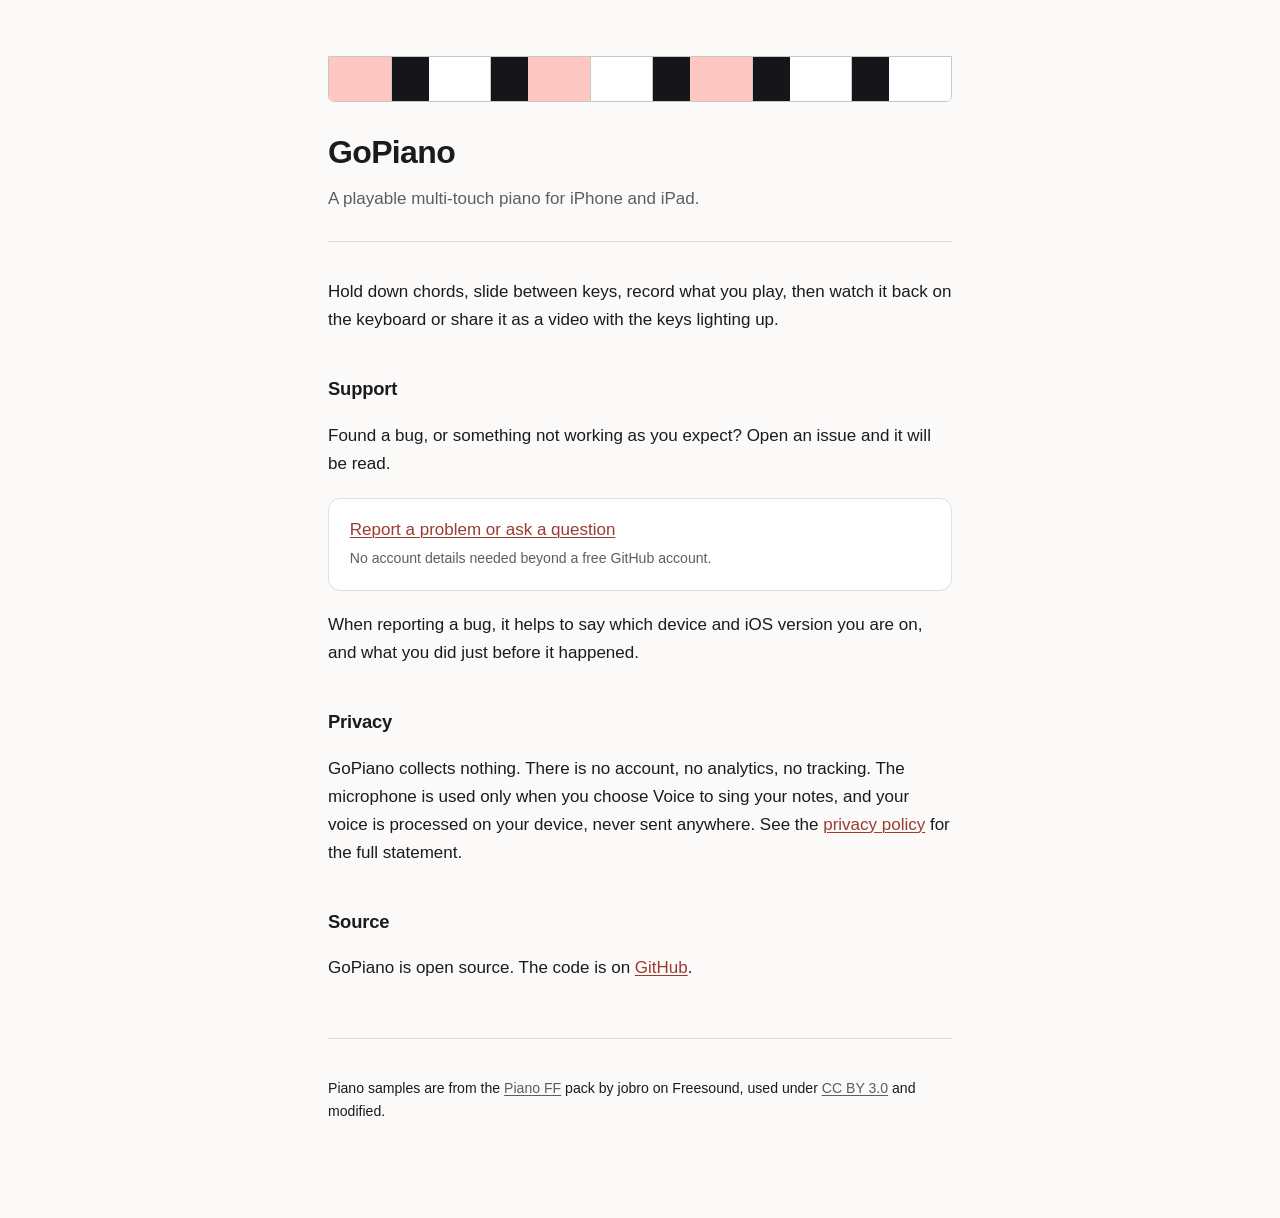
<file: index.html>
<!doctype html>
<html lang="en">
<head>
<meta charset="utf-8">
<meta name="viewport" content="width=device-width, initial-scale=1">
<title>GoPiano — Support</title>
<link rel="stylesheet" href="style.css">
</head>
<body>
<div class="wrap">
  <header>
    <div class="keys" aria-hidden="true">
      <i class="lit"></i><i class="b"></i><i></i><i class="b"></i><i class="lit"></i>
      <i></i><i class="b"></i><i class="lit"></i><i class="b"></i><i></i><i class="b"></i><i></i>
    </div>
    <h1>GoPiano</h1>
    <p class="tagline">A playable multi-touch piano for iPhone and iPad.</p>
  </header>

  <p>Hold down chords, slide between keys, record what you play, then watch it
  back on the keyboard or share it as a video with the keys lighting up.</p>

  <h2>Support</h2>
  <p>Found a bug, or something not working as you expect? Open an issue and
  it will be read.</p>
  <div class="card">
    <p style="margin:0"><a href="https://github.com/elliottgriff/GoPiano/issues/new">Report a problem or ask a question</a><br>
    <span class="updated">No account details needed beyond a free GitHub account.</span></p>
  </div>
  <p>When reporting a bug, it helps to say which device and iOS version you are
  on, and what you did just before it happened.</p>

  <h2>Privacy</h2>
  <p>GoPiano collects nothing. There is no account, no analytics, no tracking.
  The microphone is used only when you choose Voice to sing your notes, and
  your voice is processed on your device, never sent anywhere. See the
  <a href="privacy.html">privacy policy</a> for the full statement.</p>

  <h2>Source</h2>
  <p>GoPiano is open source. The code is on
  <a href="https://github.com/elliottgriff/GoPiano">GitHub</a>.</p>

  <footer>
    <p>Piano samples are from the
    <a href="https://freesound.org/people/jobro/packs/2489/">Piano FF</a> pack by
    jobro on Freesound, used under
    <a href="https://creativecommons.org/licenses/by/3.0/">CC BY 3.0</a> and modified.</p>
  </footer>
</div>
</body>
</html>
</file>
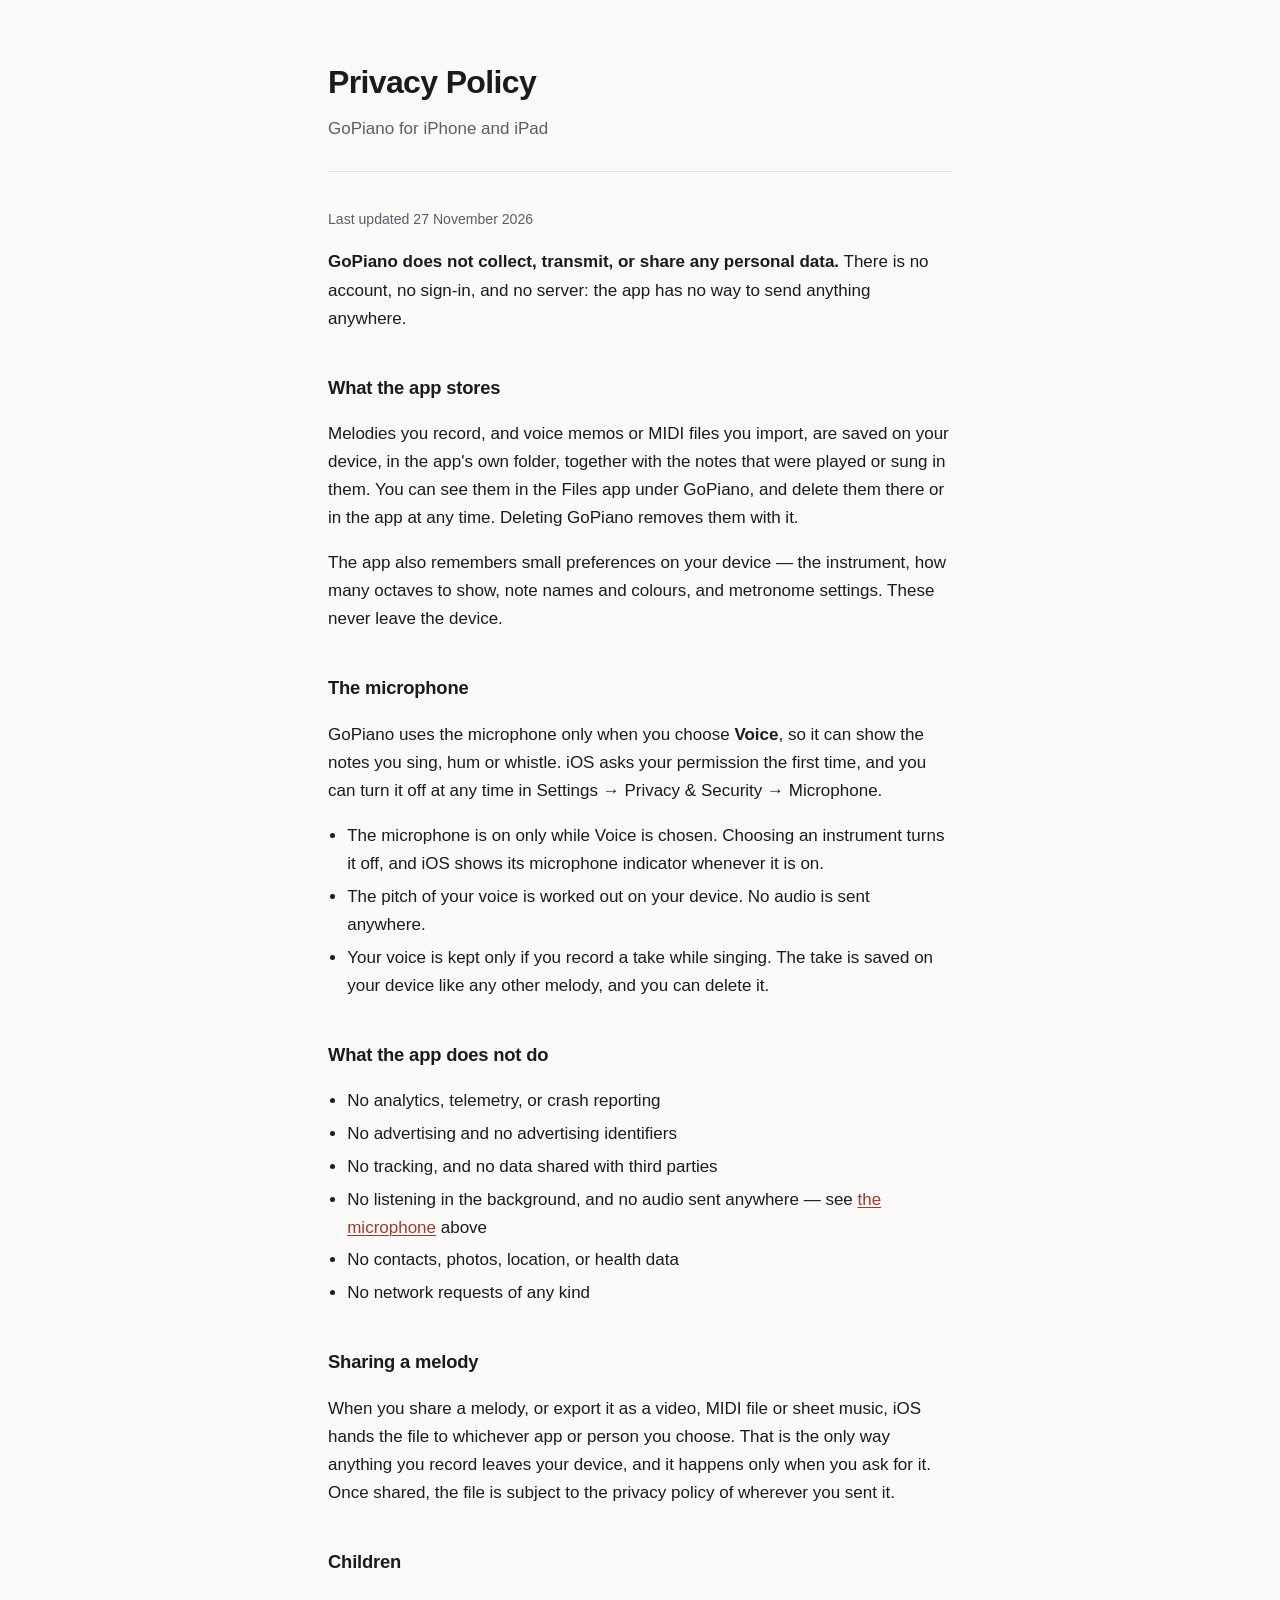
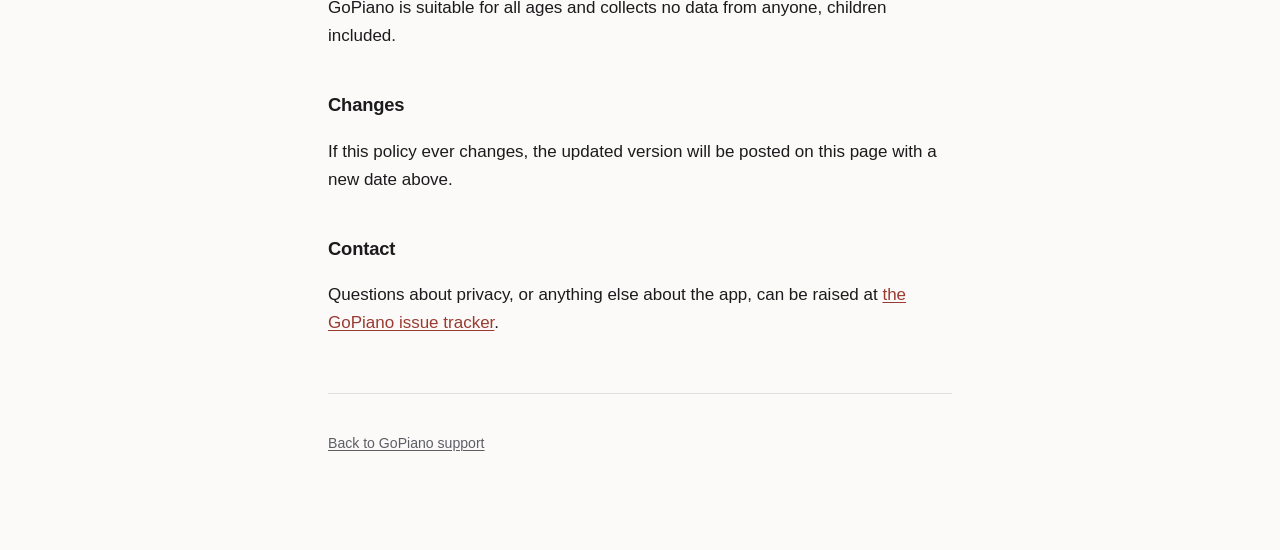
<file: privacy.html>
<!doctype html>
<html lang="en">
<head>
<meta charset="utf-8">
<meta name="viewport" content="width=device-width, initial-scale=1">
<title>GoPiano — Privacy Policy</title>
<link rel="stylesheet" href="style.css">
</head>
<body>
<div class="wrap">
  <header>
    <h1>Privacy Policy</h1>
    <p class="tagline">GoPiano for iPhone and iPad</p>
  </header>

  <p class="updated">Last updated 27 November 2026</p>

  <p><strong>GoPiano does not collect, transmit, or share any personal data.</strong>
  There is no account, no sign-in, and no server: the app has no way to send
  anything anywhere.</p>

  <h2>What the app stores</h2>
  <p>Melodies you record, and voice memos or MIDI files you import, are saved on
  your device, in the app's own folder, together with the notes that were
  played or sung in them. You can see them in the Files app under GoPiano, and
  delete them there or in the app at any time. Deleting GoPiano removes them
  with it.</p>
  <p>The app also remembers small preferences on your device — the instrument,
  how many octaves to show, note names and colours, and metronome settings.
  These never leave the device.</p>

  <h2 id="microphone">The microphone</h2>
  <p>GoPiano uses the microphone only when you choose <strong>Voice</strong>, so
  it can show the notes you sing, hum or whistle. iOS asks your permission the
  first time, and you can turn it off at any time in Settings → Privacy &amp;
  Security → Microphone.</p>
  <ul>
    <li>The microphone is on only while Voice is chosen. Choosing an instrument
        turns it off, and iOS shows its microphone indicator whenever it is on.</li>
    <li>The pitch of your voice is worked out on your device. No audio is sent
        anywhere.</li>
    <li>Your voice is kept only if you record a take while singing. The take is
        saved on your device like any other melody, and you can delete it.</li>
  </ul>

  <h2>What the app does not do</h2>
  <ul>
    <li>No analytics, telemetry, or crash reporting</li>
    <li>No advertising and no advertising identifiers</li>
    <li>No tracking, and no data shared with third parties</li>
    <li>No listening in the background, and no audio sent anywhere — see
        <a href="#microphone">the microphone</a> above</li>
    <li>No contacts, photos, location, or health data</li>
    <li>No network requests of any kind</li>
  </ul>

  <h2>Sharing a melody</h2>
  <p>When you share a melody, or export it as a video, MIDI file or sheet
  music, iOS hands the file to
  whichever app or person you choose. That is the only way anything you record
  leaves your device, and it happens only when you ask for it. Once shared, the
  file is subject to the privacy policy of wherever you sent it.</p>

  <h2>Children</h2>
  <p>GoPiano is suitable for all ages and collects no data from anyone,
  children included.</p>

  <h2>Changes</h2>
  <p>If this policy ever changes, the updated version will be posted on this
  page with a new date above.</p>

  <h2>Contact</h2>
  <p>Questions about privacy, or anything else about the app, can be raised at
  <a href="https://github.com/elliottgriff/GoPiano/issues/new">the GoPiano issue tracker</a>.</p>

  <footer>
    <p><a href="./">Back to GoPiano support</a></p>
  </footer>
</div>
</body>
</html>
</file>
<file: style.css>
:root {
  --bg: #fbfaf8;
  --fg: #1b1b1d;
  --muted: #5d5d66;
  --rule: #e2e0db;
  --link: #9a3b32;
  --card: #ffffff;
}
@media (prefers-color-scheme: dark) {
  :root {
    --bg: #15151a;
    --fg: #ececf0;
    --muted: #9a9aa6;
    --rule: #2c2c34;
    --link: #e8938a;
    --card: #1d1d24;
  }
}
* { box-sizing: border-box; }
body {
  margin: 0;
  background: var(--bg);
  color: var(--fg);
  font: 17px/1.65 -apple-system, BlinkMacSystemFont, "Segoe UI", Roboto, Helvetica, Arial, sans-serif;
  -webkit-text-size-adjust: 100%;
}
.wrap { max-width: 42rem; margin: 0 auto; padding: 3.5rem 1.5rem 5rem; }
header { border-bottom: 1px solid var(--rule); padding-bottom: 1.75rem; margin-bottom: 2.25rem; }
h1 { font-size: 2rem; letter-spacing: -0.02em; margin: 0 0 .4rem; }
h2 { font-size: 1.15rem; letter-spacing: -0.01em; margin: 2.5rem 0 .6rem; }
.tagline { color: var(--muted); margin: 0; }
a { color: var(--link); text-decoration-thickness: 1px; text-underline-offset: 2px; }
p, li { color: var(--fg); }
ul { padding-left: 1.2rem; }
li { margin: .3rem 0; }
.card {
  background: var(--card);
  border: 1px solid var(--rule);
  border-radius: 12px;
  padding: 1.1rem 1.3rem;
  margin: 1.25rem 0;
}
.keys {
  display: flex;
  height: 46px;
  margin-bottom: 1.5rem;
  background: #fff;
  border: 1px solid #c9c7c2;
  border-radius: 0 0 6px 6px;
  overflow: hidden;
}
.keys i { flex: 1; background: #fff; border-right: 1px solid #c9c7c2; display: block; }
.keys i:last-child { border-right: none; }
.keys i.b { flex: .6; background: #16161a; border-right: none; }
.keys i.lit { background: #ffc7c1; }
footer { margin-top: 3.5rem; padding-top: 1.5rem; border-top: 1px solid var(--rule);
         color: var(--muted); font-size: .88rem; }
footer a { color: var(--muted); }
.updated { color: var(--muted); font-size: .88rem; }
</file>
